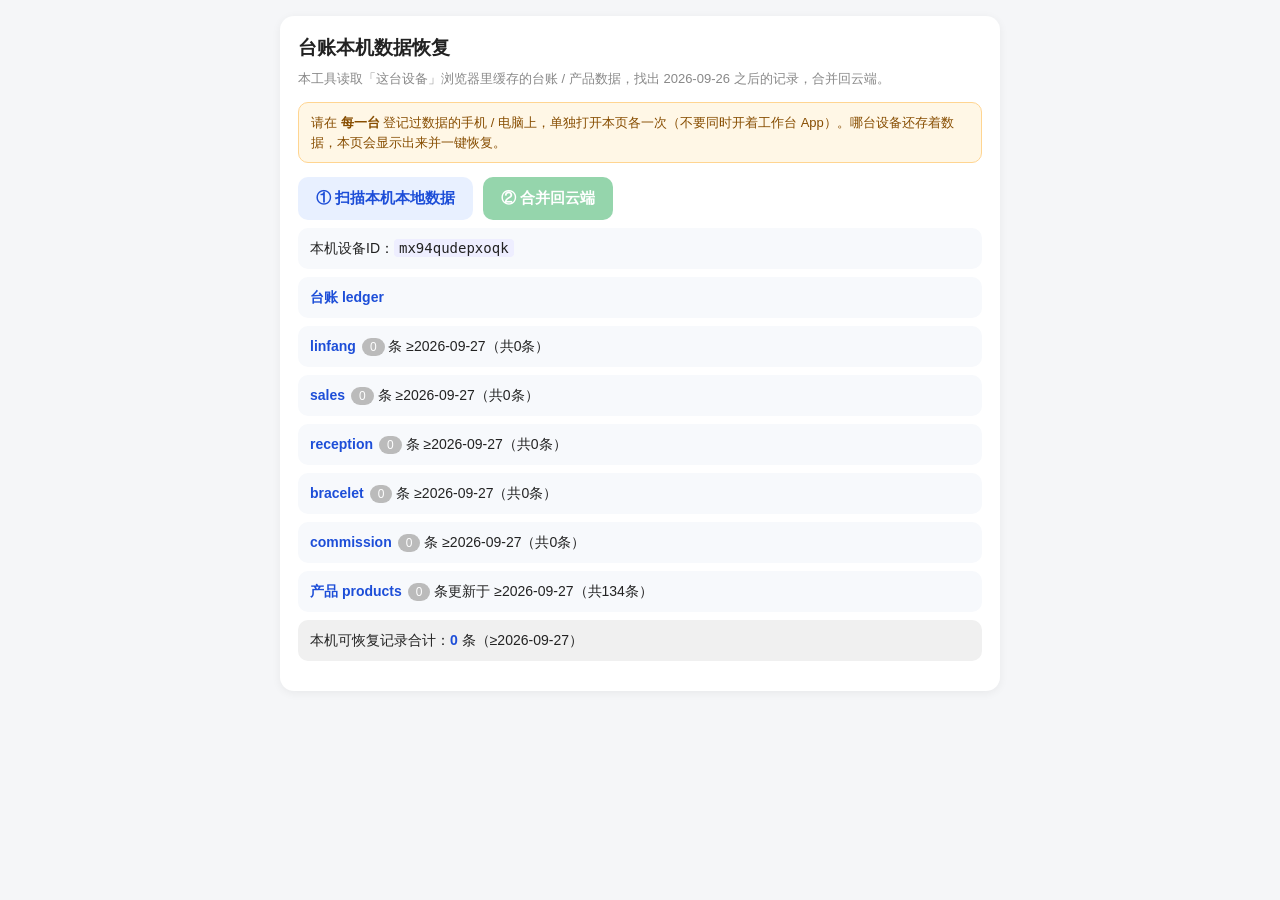
<file: recover.html>
<!doctype html>
<html lang="zh-CN">
<head>
<meta charset="utf-8">
<meta name="viewport" content="width=device-width, initial-scale=1, maximum-scale=1">
<title>台账本机数据恢复</title>
<style>
  *{box-sizing:border-box}
  body{font-family:-apple-system,"PingFang SC","Microsoft YaHei",sans-serif;margin:0;background:#f5f6f8;color:#222;padding:16px;line-height:1.5}
  .card{background:#fff;border-radius:14px;padding:18px;max-width:720px;margin:0 auto 14px;box-shadow:0 2px 10px rgba(0,0,0,.06)}
  h1{font-size:19px;margin:0 0 6px}
  .sub{color:#888;font-size:13px;margin:0 0 14px}
  .warn{background:#fff7e6;border:1px solid #ffd591;border-radius:10px;padding:10px 12px;font-size:13px;color:#874d00;margin-bottom:14px}
  button{font-size:15px;border:none;border-radius:10px;padding:12px 18px;font-weight:600;cursor:pointer}
  #scan{background:#e8f0ff;color:#1d4ed8}
  #recover{background:#16a34a;color:#fff}
  button:disabled{opacity:.45;cursor:not-allowed}
  .row{display:flex;gap:10px;flex-wrap:wrap;margin-bottom:6px}
  .book{background:#f7f9fc;border-radius:10px;padding:10px 12px;margin:8px 0;font-size:14px}
  .book b{color:#1d4ed8}
  .cnt{display:inline-block;min-width:22px;text-align:center;background:#16a34a;color:#fff;border-radius:10px;padding:0 8px;font-size:12px;margin-left:6px}
  .cnt.zero{background:#bbb}
  .rec{font-size:12px;color:#555;padding:4px 0;border-top:1px dashed #eee}
  .rec .d{color:#c0392b;font-weight:700;margin-right:8px}
  #result{font-size:14px;margin-top:12px;white-space:pre-wrap}
  .ok{color:#16a34a}.err{color:#c0392b}
  code{background:#eef;padding:1px 5px;border-radius:4px}
</style>
</head>
<body>
<div class="card">
  <h1>台账本机数据恢复</h1>
  <p class="sub">本工具读取「这台设备」浏览器里缓存的台账 / 产品数据，找出 2026-09-26 之后的记录，合并回云端。</p>
  <div class="warn">请在 <b>每一台</b> 登记过数据的手机 / 电脑上，单独打开本页各一次（不要同时开着工作台 App）。哪台设备还存着数据，本页会显示出来并一键恢复。</div>
  <div class="row">
    <button id="scan">① 扫描本机本地数据</button>
    <button id="recover" disabled>② 合并回云端</button>
  </div>
  <div id="info"></div>
  <div id="result"></div>
</div>

<script>
// ===== 同步常量（与 config.js 一致）=====
const TCM = { cloudBase:'tcmgy_ws_v1_', readUrl:k=>'https://textdb.online/'+k, updateUrl:'https://textdb.online/update' };
const CUTOFF = '2026-09-27'; // 视为「丢失区间」的起始日期（含）

// ===== 合并逻辑（与 core.js 一致，保证冲突时按记录/图片粘性并集）=====
function mergeRecordBooks(local, remote){
  if(!local || typeof local!=='object' || Array.isArray(local)) return null;
  if(!remote || typeof remote!=='object' || Array.isArray(remote)) return null;
  const out = JSON.parse(JSON.stringify(local));
  for(const book of Object.keys(remote)){
    const rArr = remote[book];
    if(!Array.isArray(rArr)){ out[book]=rArr; continue; }
    if(!Array.isArray(out[book])) out[book]=[];
    const map = new Map();
    out[book].forEach(r=>{ if(r&&r.id!=null) map.set(r.id,r); });
    for(const r of rArr){
      if(!r||r.id==null){ out[book].push(r); continue; }
      const ex = map.get(r.id);
      if(!ex) out[book].push(r);
      else if((r.t||0) > (ex.t||0)){ const i=out[book].indexOf(ex); if(i>=0) out[book][i]=r; else out[book].push(r); }
    }
  }
  for(const book of Object.keys(out)){
    if(!Array.isArray(out[book])) continue;
    const seen=new Map(), kept=[];
    for(const r of out[book]){
      if(r&&r._src&&r._src.book&&r._src.id){
        const k=r._src.book+'#'+r._src.id+'#'+(r._src.cat||'');
        const ex=seen.get(k);
        if(!ex){ seen.set(k,r); kept.push(r); }
        else if((r.t||0)>(ex.t||0)){ const i=kept.indexOf(ex); if(i>=0) kept[i]=r; seen.set(k,r); }
      } else kept.push(r);
    }
    out[book]=kept;
  }
  return out;
}
function mergeItemShard(local, remote){
  const lArr = local && Array.isArray(local.items) ? local.items : null;
  const rArr = remote && Array.isArray(remote.items) ? remote.items : null;
  if(!lArr && !rArr) return local || remote || {items:[]};
  if(!lArr) return remote;
  if(!rArr) return local;
  const map = new Map();
  lArr.forEach(p=>{ if(p&&p.id!=null) map.set(p.id,p); });
  rArr.forEach(p=>{
    if(!p||p.id==null) return;
    const ex = map.get(p.id);
    if(!ex){ map.set(p.id,p); return; }
    const lImgs=(ex.imgs||[]).length, rImgs=(p.imgs||[]).length;
    if(lImgs&&!rImgs) map.set(p.id,ex);
    else if(rImgs&&!lImgs) map.set(p.id,p);
    else { const lt=ex.t||0, rt=p.t||0; map.set(p.id, rt>=lt?p:ex); }
  });
  const out=[], seen=new Set();
  lArr.forEach(p=>{ if(p&&p.id!=null&&map.has(p.id)){ out.push(map.get(p.id)); seen.add(p.id); } });
  rArr.forEach(p=>{ if(p&&p.id!=null&&map.has(p.id)&&!seen.has(p.id)){ out.push(map.get(p.id)); seen.add(p.id); } });
  return {items:out};
}

// ===== 本地读取 / 云端读写 =====
const SHARDS = ['ledger','products'];
// ledger 已按账本拆为多个云端物理分片（避开 textdb 单值 20 万字符上限），读写需按分片处理
const LEDGER_PARTS = [
  { key: 'ledger',      books: ['sales', 'linfang', 'linfangPre'] },
  { key: 'ledger_r',    books: ['reception'] },
  { key: 'ledger_b',    books: ['bracelet', 'commission', 'group', 'unpaid', 'unit'] },
  { key: 'ledger_moon', books: ['mooncake', '_syncDone'] },
];
function loadLocal(s){
  try{ const c=JSON.parse(localStorage.getItem('tcmws_'+s)||'null'); if(c&&c.data!==undefined) return c; }catch(e){}
  return null;
}
async function fetchRemote(s){
  try{
    const r = await fetch(TCM.readUrl(TCM.cloudBase+s)+'?_='+Date.now(), {cache:'no-store'});
    if(!r.ok) return null;
    const text = await r.text();
    if(!text||!text.trim()) return null;
    const j = JSON.parse(text);
    if(j&&j.data!==undefined) return j;
  }catch(e){}
  return null;
}
async function pushMerged(s, data, rev){
  const payload = JSON.stringify({rev: rev||Date.now(), device: localStorage.getItem('tcmws_device')||'recover', t:Date.now(), data});
  const body = new URLSearchParams();
  body.set('key', TCM.cloudBase+s);
  body.set('value', payload);
  try{
    const r = await fetch(TCM.updateUrl, {method:'POST', body});
    const j = await r.json().catch(()=>null);
    return !!(j && j.status===1);
  }catch(e){ return false; }
}
// 读取 ledger 的全部物理分片，合并还原为整本 ledger（含脚本维护的 mooncake / _syncDone）
async function fetchLedgerRemote(){
  const out={}; let rev=0;
  for(const p of LEDGER_PARTS){
    const r = await fetchRemote(p.key);
    if(r){ if(r.data) for(const k of Object.keys(r.data)) out[k]=r.data[k]; rev=Math.max(rev, r.rev||0); }
  }
  return {data:out, rev};
}

// ===== 扫描 =====
let lastFound = {ledger:0, products:0};
function scan(){
  const info = document.getElementById('info');
  const dev = localStorage.getItem('tcmws_device') || '(未知设备)';
  let html = '<div class="book">本机设备ID：<code>'+dev+'</code></div>';
  let total = 0;
  for(const s of SHARDS){
    const c = loadLocal(s);
    if(s==='ledger'){
      const data = c ? c.data : {};
      const books = Object.keys(data).filter(b=>Array.isArray(data[b]) && b!=='unpaid');
      html += '<div class="book"><b>台账 ledger</b></div>';
      if(!books.length){ html += '<div class="rec">本机无本地台账缓存</div>'; }
      for(const b of books){
        const arr = data[b];
        const after = arr.filter(r=>r&&!r.del&&r.date&&r.date>=CUTOFF);
        const n = after.length; total += n;
        html += '<div class="book"><b>'+b+'</b><span class="cnt'+(n?'':' zero')+'">'+n+'</span> 条 ≥'+CUTOFF+'（共'+arr.length+'条）</div>';
        after.slice(0,8).forEach(r=>{ html += '<div class="rec"><span class="d">'+r.date+'</span>'+(r.items||[]).map(i=>i.product+'×'+(i.qty||1)).join('、')+'</div>'; });
        if(after.length>8) html += '<div class="rec">…另有 '+(after.length-8)+' 条</div>';
      }
    } else if(s==='products'){
      const items = (c && c.data && Array.isArray(c.data.items)) ? c.data.items.filter(p=>!p.del) : [];
      const after = items.filter(p=>p&&p.t && new Date(p.t).getTime() >= new Date('2026-09-27').getTime());
      const n = after.length; total += n;
      html += '<div class="book"><b>产品 products</b><span class="cnt'+(n?'':' zero')+'">'+n+'</span> 条更新于 ≥'+CUTOFF+'（共'+items.length+'条）</div>';
      after.slice(0,8).forEach(p=>{ html += '<div class="rec"><span class="d">'+new Date(p.t).toLocaleDateString('zh-CN')+'</span>'+p.name+' '+(p.imgs&&p.imgs.length?('🖼'+p.imgs.length):'')+'</div>'; });
    }
  }
  lastFound = total;
  html += '<div class="book" style="background:'+(total?'#eafaf0':'#f0f0f0')+'">本机可恢复记录合计：<b>'+(total)+'</b> 条（≥'+CUTOFF+'）</div>';
  info.innerHTML = html;
  document.getElementById('recover').disabled = total===0;
  document.getElementById('result').textContent = '';
}

// ===== 恢复 =====
async function recover(){
  const result = document.getElementById('result');
  result.innerHTML = '正在合并…';
  let log = '';
  for(const s of SHARDS){
    const c = loadLocal(s);
    if(!c || c.data===undefined) continue;
    if(s==='ledger'){
      // ledger 已拆为多个物理分片：先合并全部（含并发写入），再按分片分别写回。
      // ledger_moon 由金山文档同步脚本维护，此处不覆盖，避免用陈旧本地副本顶掉脚本最新数据。
      let merged = mergeRecordBooks(c.data, (await fetchLedgerRemote()).data) || c.data;
      const r2 = await fetchLedgerRemote();
      merged = mergeRecordBooks(merged, r2.data) || merged;
      const baseRev = r2.rev || c.rev || 1;
      let okAll = true;
      for(const p of LEDGER_PARTS){
        if(p.key==='ledger_moon') continue;
        const subset = {};
        for(const k of p.books) if(merged[k]!==undefined) subset[k]=merged[k];
        const ok = await pushMerged(p.key, subset, baseRev);
        if(!ok) okAll = false;
      }
      const cnt = Object.keys(merged).reduce((a,b)=>a+((Array.isArray(merged[b])?merged[b].length:0)||0),0);
      log += (okAll?'✅ ':'❌ ') + 'ledger：已合并为 '+cnt+' 条并'+(okAll?'推送云端成功':'推送失败，请重试')+'\n';
      continue;
    }
    const remote = await fetchRemote(s);
    let merged;
    if(s==='products') merged = mergeItemShard(c.data, remote?remote.data:{items:[]});
    else merged = mergeRecordBooks(c.data, remote?remote.data:{});
    // 防并发丢更新：推送前再拉一次云端，把并发写入也并进来
    // （textdb 为 last-write-wins，不校验 rev；合并前尽量取到最新云端状态，避免多设备同时合并时互相覆盖）
    const remote2 = await fetchRemote(s);
    if(remote2 && remote2.data!==undefined){
      merged = (s==='products') ? mergeItemShard(merged, remote2.data) : mergeRecordBooks(merged, remote2.data);
    }
    const baseRev = (remote2 && remote2.rev) || (remote && remote.rev) || (c.rev||1);
    const ok = await pushMerged(s, merged, baseRev);
    const cnt = s==='products' ? (merged.items||[]).length : Object.keys(merged).reduce((a,b)=>a+((merged[b]||[]).length||0),0);
    log += (ok?'✅ ':'❌ ') + s + '：已合并为 '+cnt+' 条并'+(ok?'推送云端成功':'推送失败，请重试')+'\n';
  }
  log += '\n完成后，请在工作台 App 强刷（Ctrl+F5 / Cmd+Shift+R）即可看到恢复的数据。\n若其他设备也有数据，请在那些设备上也打开本页恢复一次。';
  result.innerHTML = '<span class="'+(log.includes('❌')?'err':'ok')+'">'+log.replace(/\n/g,'<br>')+'</span>';
}

document.getElementById('scan').addEventListener('click', scan);
document.getElementById('recover').addEventListener('click', recover);
scan(); // 打开即自动扫描
</script>
</body>
</html>
</file>
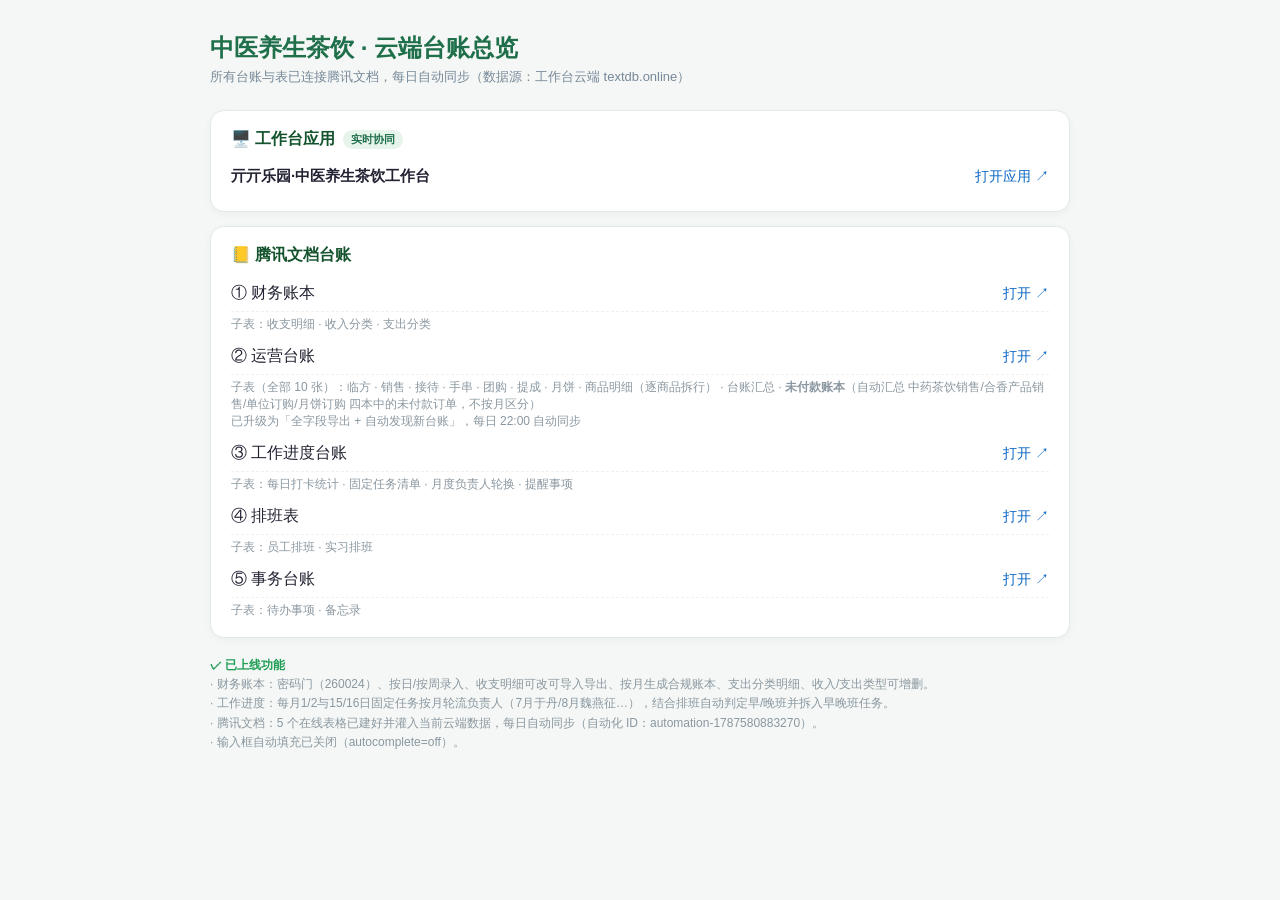
<file: data_export/台账总览.html>
<!DOCTYPE html>
<html lang="zh-CN">
<head>
<meta charset="UTF-8">
<meta name="viewport" content="width=device-width, initial-scale=1.0">
<title>中医养生茶饮 · 云端台账总览</title>
<style>
  body{font-family:-apple-system,"PingFang SC","Microsoft YaHei",sans-serif;background:#f4f7f5;margin:0;padding:32px;color:#223;}
  .wrap{max-width:860px;margin:0 auto;}
  h1{font-size:24px;margin:0 0 4px;color:#1f6f4a;}
  .sub{color:#789;font-size:13px;margin-bottom:24px;}
  .card{background:#fff;border:1px solid #e3e9e5;border-radius:14px;padding:18px 20px;margin-bottom:14px;box-shadow:0 2px 8px rgba(0,0,0,.04);}
  .card h2{font-size:16px;margin:0 0 10px;color:#14532d;display:flex;align-items:center;gap:8px;}
  .badge{font-size:11px;background:#e7f4ec;color:#1f6f4a;padding:2px 8px;border-radius:999px;}
  a{color:#0b66c3;text-decoration:none;font-size:14px;}
  a:hover{text-decoration:underline;}
  .row{display:flex;justify-content:space-between;align-items:center;padding:7px 0;border-bottom:1px dashed #eef2ef;}
  .row:last-child{border-bottom:none;}
  .tabs{font-size:12px;color:#8a97a0;margin-top:4px;}
  .app{font-size:15px;font-weight:600;}
  .note{font-size:12px;color:#8a97a0;margin-top:18px;line-height:1.6;}
  .ok{color:#1f9d55;font-weight:600;}
</style>
</head>
<body>
<div class="wrap">
  <h1>中医养生茶饮 · 云端台账总览</h1>
  <div class="sub">所有台账与表已连接腾讯文档，每日自动同步（数据源：工作台云端 textdb.online）</div>

  <div class="card">
    <h2>🖥️ 工作台应用 <span class="badge">实时协同</span></h2>
    <div class="row"><span class="app">亓亓乐园·中医养生茶饮工作台</span>
      <a href="https://82122cab2bd84a79be303ad37f5ffe2e.app.workbuddy.link" target="_blank">打开应用 ↗</a></div>
  </div>

  <div class="card">
    <h2>📒 腾讯文档台账</h2>
    <div class="row"><span>① 财务账本</span><a href="https://docs.qq.com/sheet/DZmJhQ3ZIS2VzZ2tI" target="_blank">打开 ↗</a></div>
    <div class="tabs">子表：收支明细 · 收入分类 · 支出分类</div>
    <div class="row" style="margin-top:6px"><span>② 运营台账</span><a href="https://docs.qq.com/sheet/DZktEQ0V1RnJ6dkNx" target="_blank">打开 ↗</a></div>
    <div class="tabs">子表（全部 10 张）：临方 · 销售 · 接待 · 手串 · 团购 · 提成 · 月饼 · 商品明细（逐商品拆行） · 台账汇总 · <b>未付款账本</b>（自动汇总 中药茶饮销售/合香产品销售/单位订购/月饼订购 四本中的未付款订单，不按月区分）<br>已升级为「全字段导出 + 自动发现新台账」，每日 22:00 自动同步</div>
    <div class="row" style="margin-top:6px"><span>③ 工作进度台账</span><a href="https://docs.qq.com/sheet/DZnpISHFaaUNaVnN1" target="_blank">打开 ↗</a></div>
    <div class="tabs">子表：每日打卡统计 · 固定任务清单 · 月度负责人轮换 · 提醒事项</div>
    <div class="row" style="margin-top:6px"><span>④ 排班表</span><a href="https://docs.qq.com/sheet/DZnRYQUFCdHhtYUtz" target="_blank">打开 ↗</a></div>
    <div class="tabs">子表：员工排班 · 实习排班</div>
    <div class="row" style="margin-top:6px"><span>⑤ 事务台账</span><a href="https://docs.qq.com/sheet/DZnFUSnFBT2VvYkth" target="_blank">打开 ↗</a></div>
    <div class="tabs">子表：待办事项 · 备忘录</div>
  </div>

  <div class="note">
    <span class="ok">✓ 已上线功能</span><br>
    · 财务账本：密码门（260024）、按日/按周录入、收支明细可改可导入导出、按月生成合规账本、支出分类明细、收入/支出类型可增删。<br>
    · 工作进度：每月1/2与15/16日固定任务按月轮流负责人（7月于丹/8月魏燕征…），结合排班自动判定早/晚班并拆入早晚班任务。<br>
    · 腾讯文档：5 个在线表格已建好并灌入当前云端数据，每日自动同步（自动化 ID：automation-1787580883270）。<br>
    · 输入框自动填充已关闭（autocomplete=off）。
  </div>
</div>
</body>
</html>
</file>
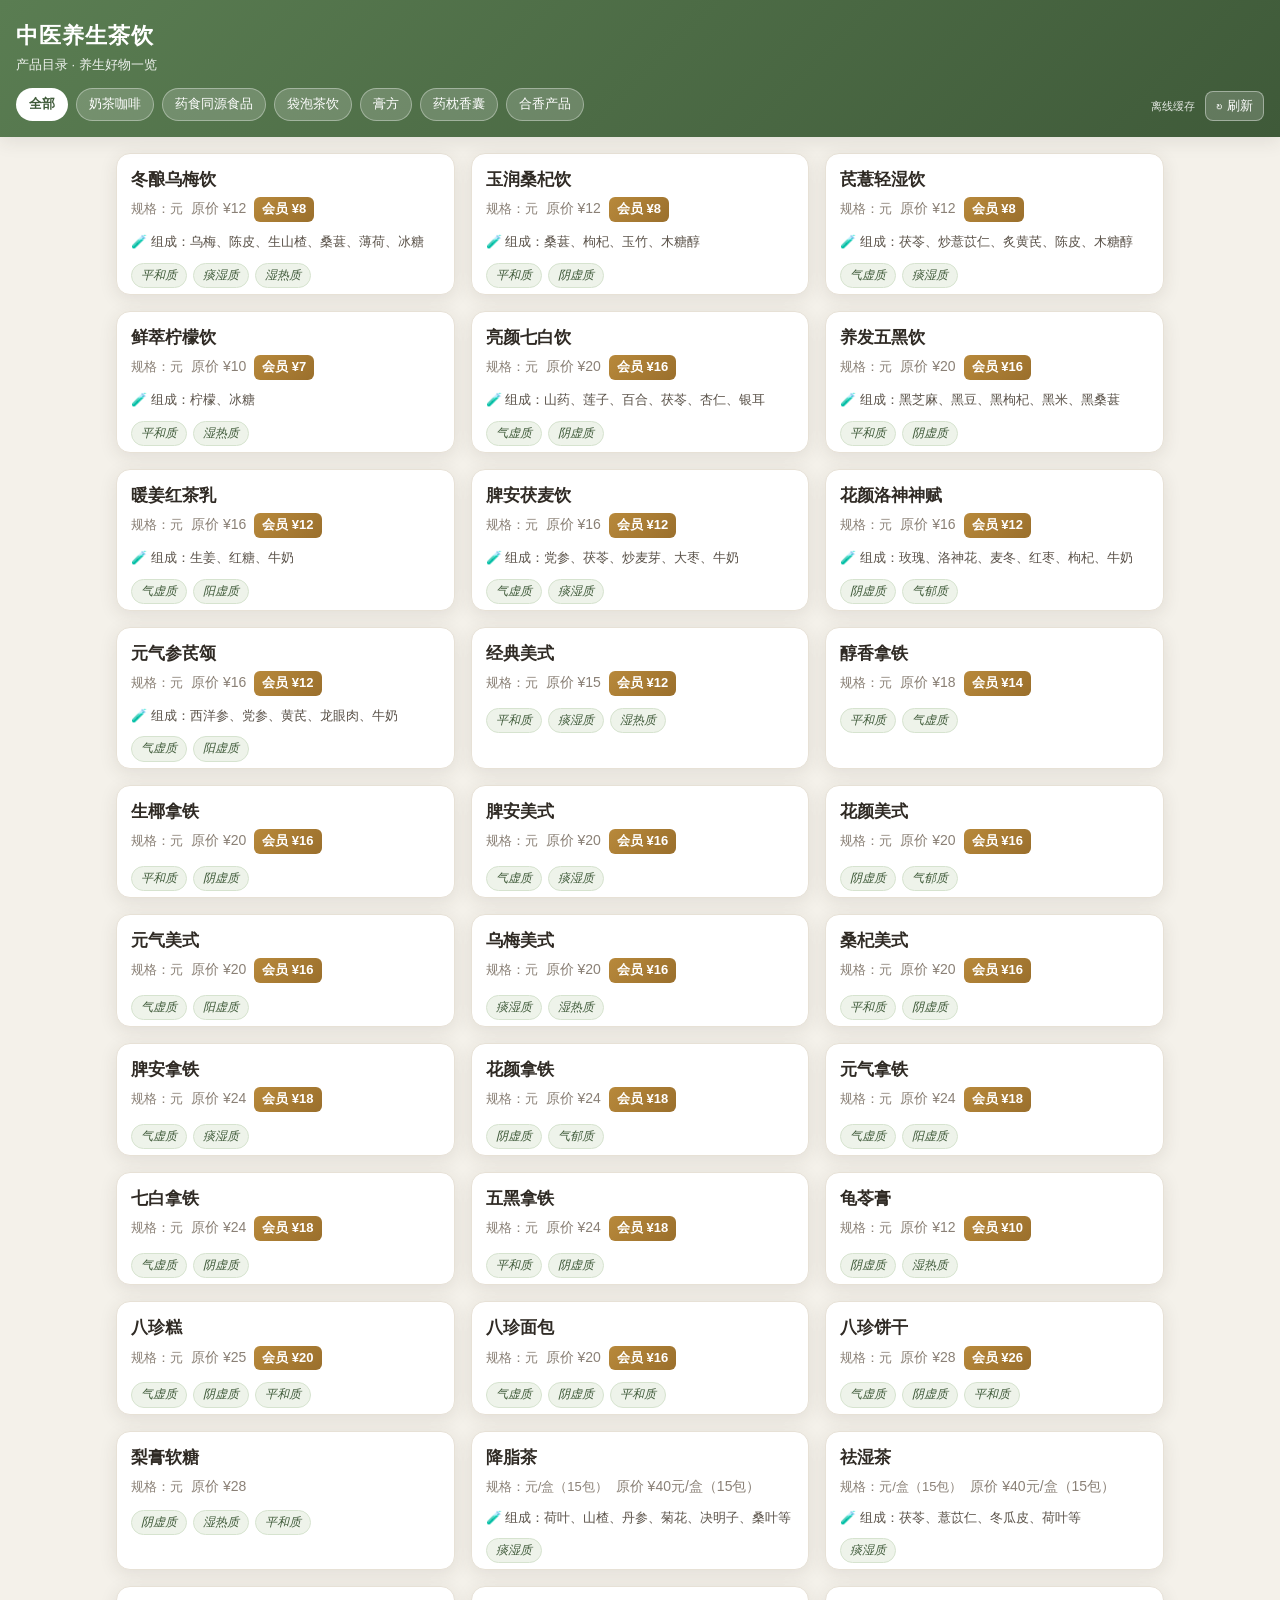
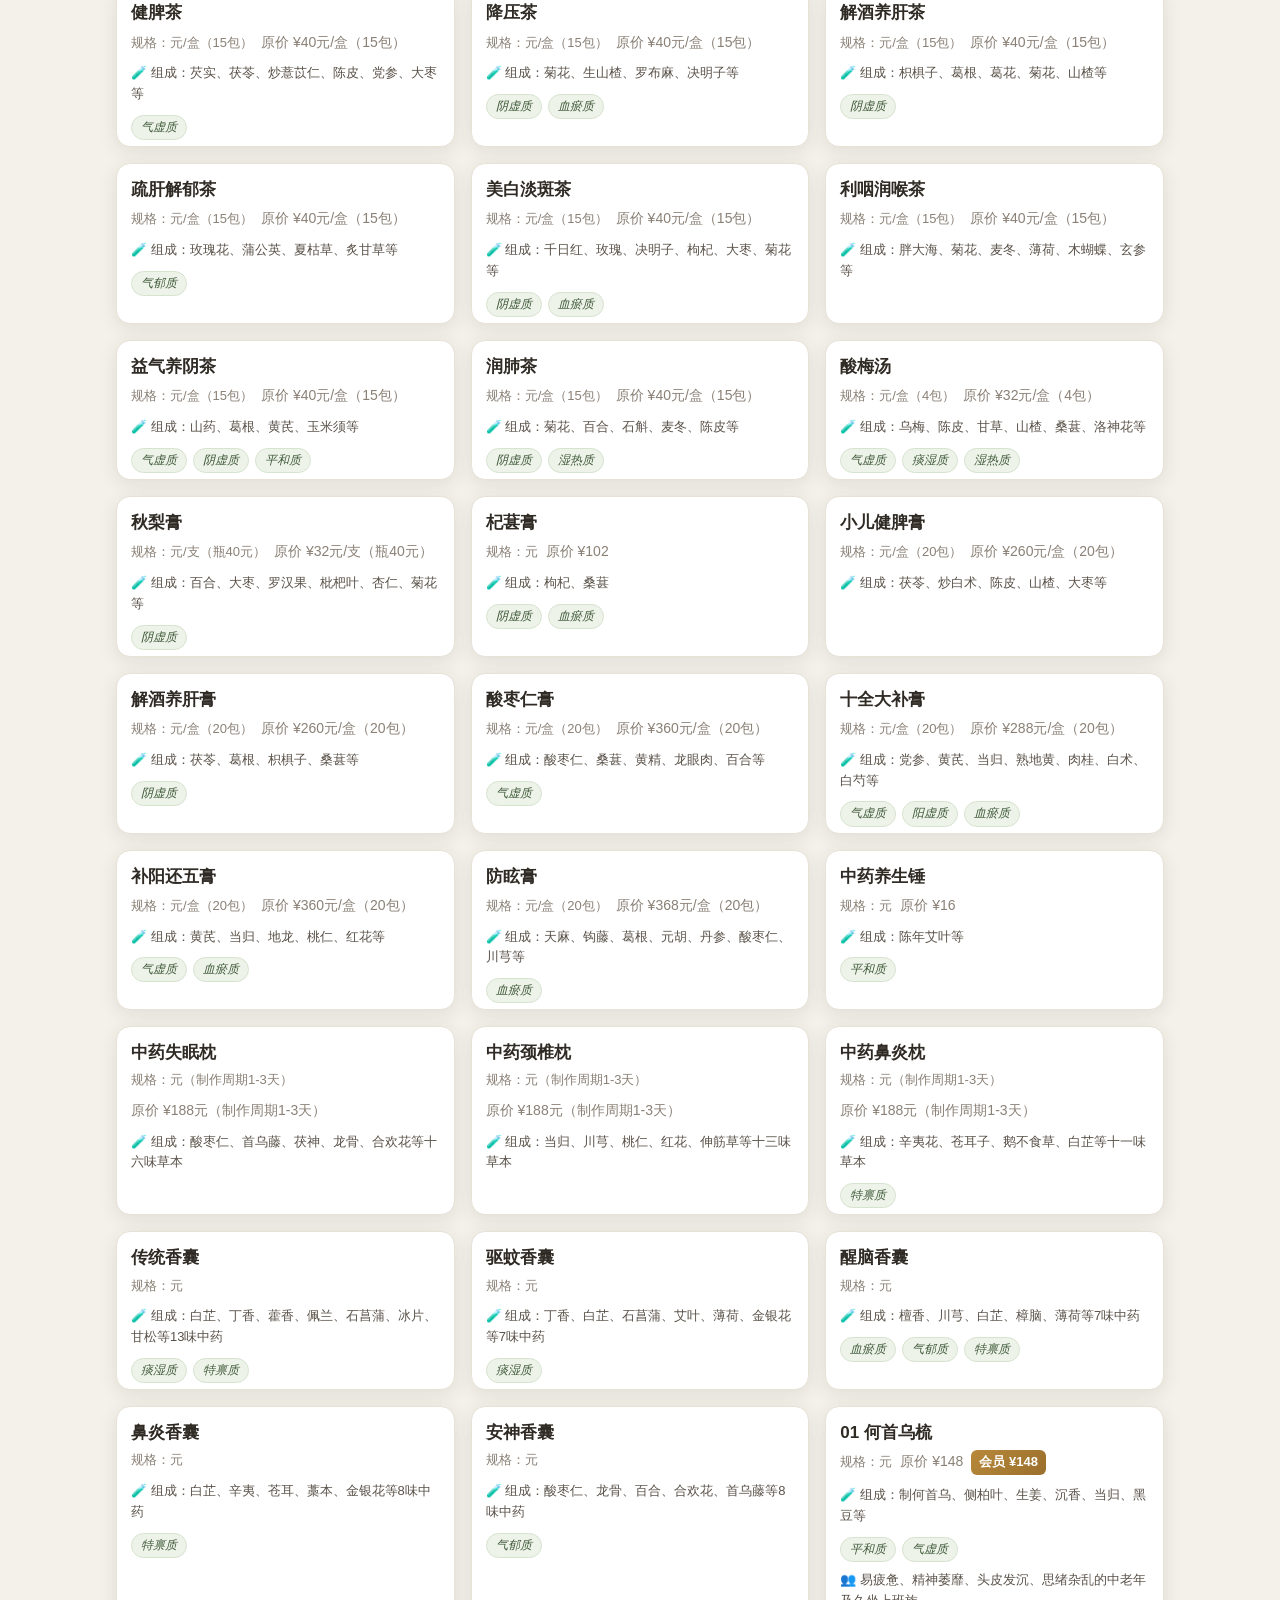
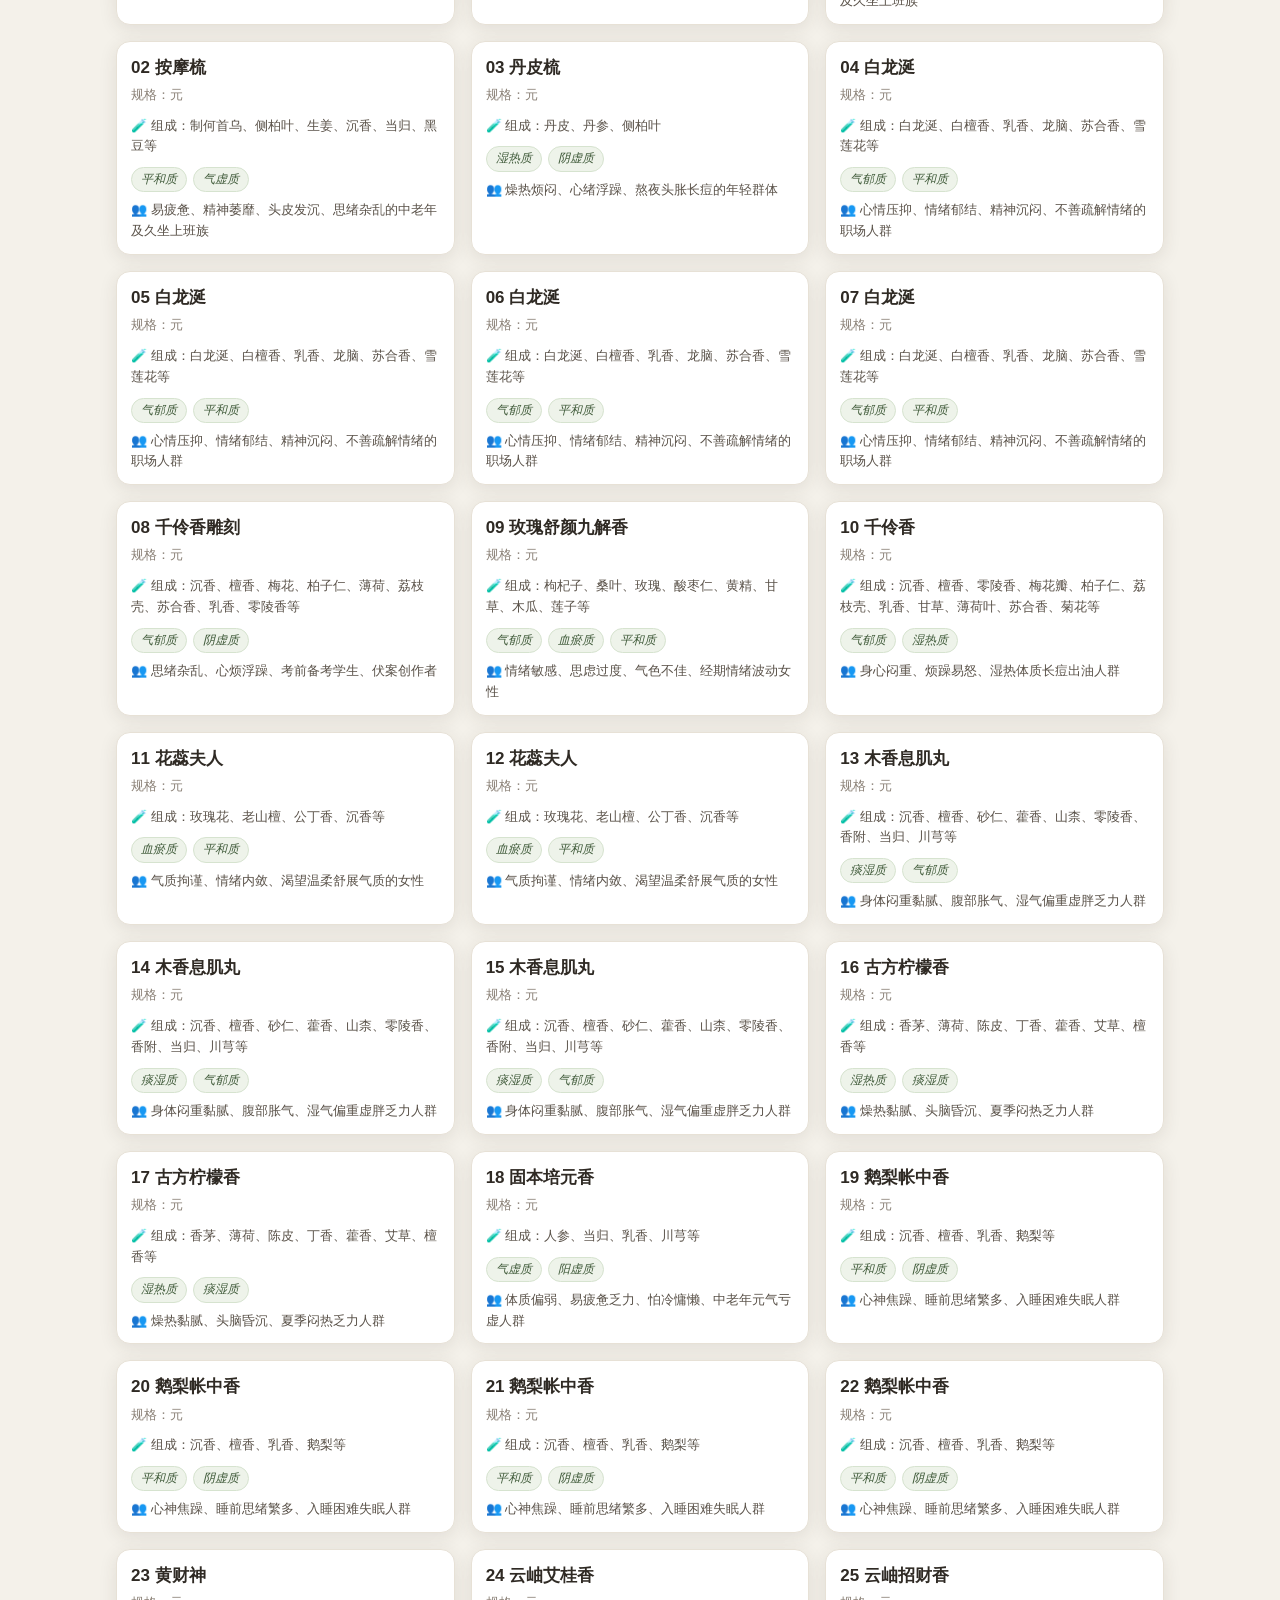
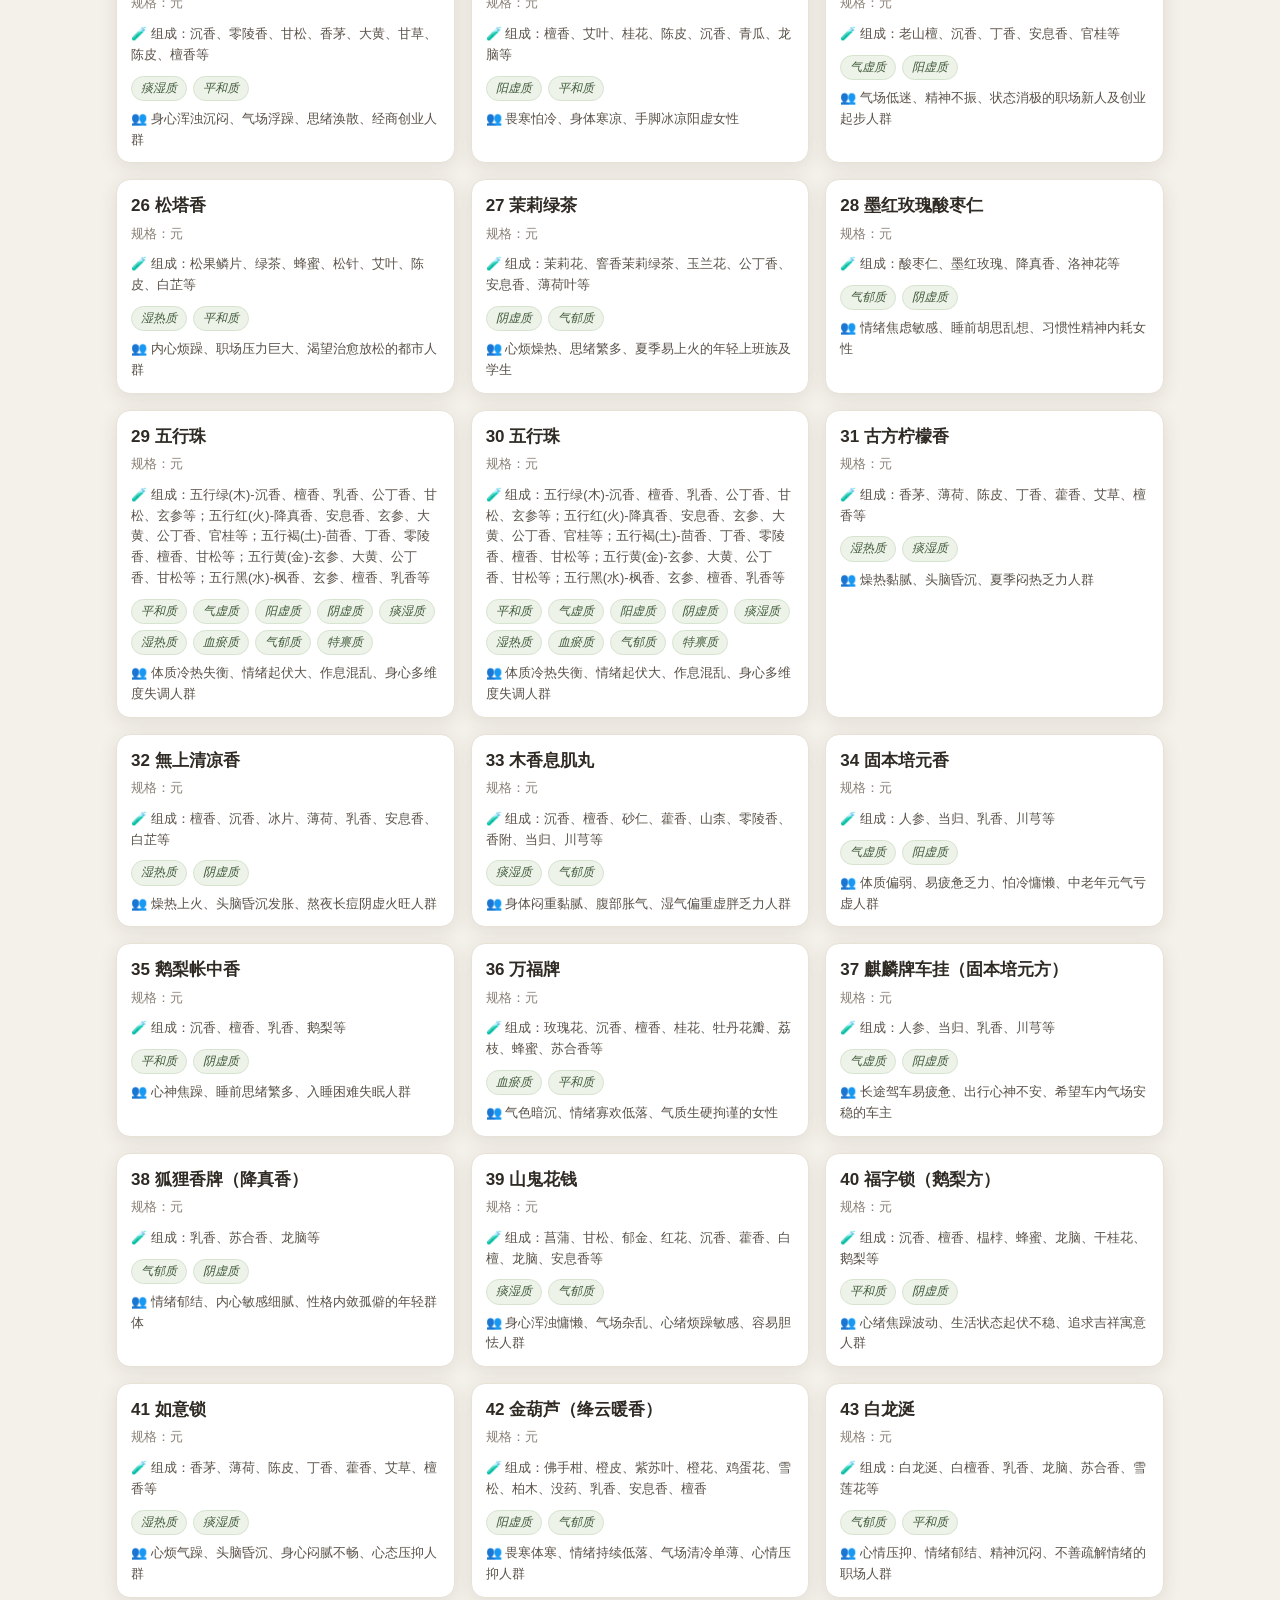
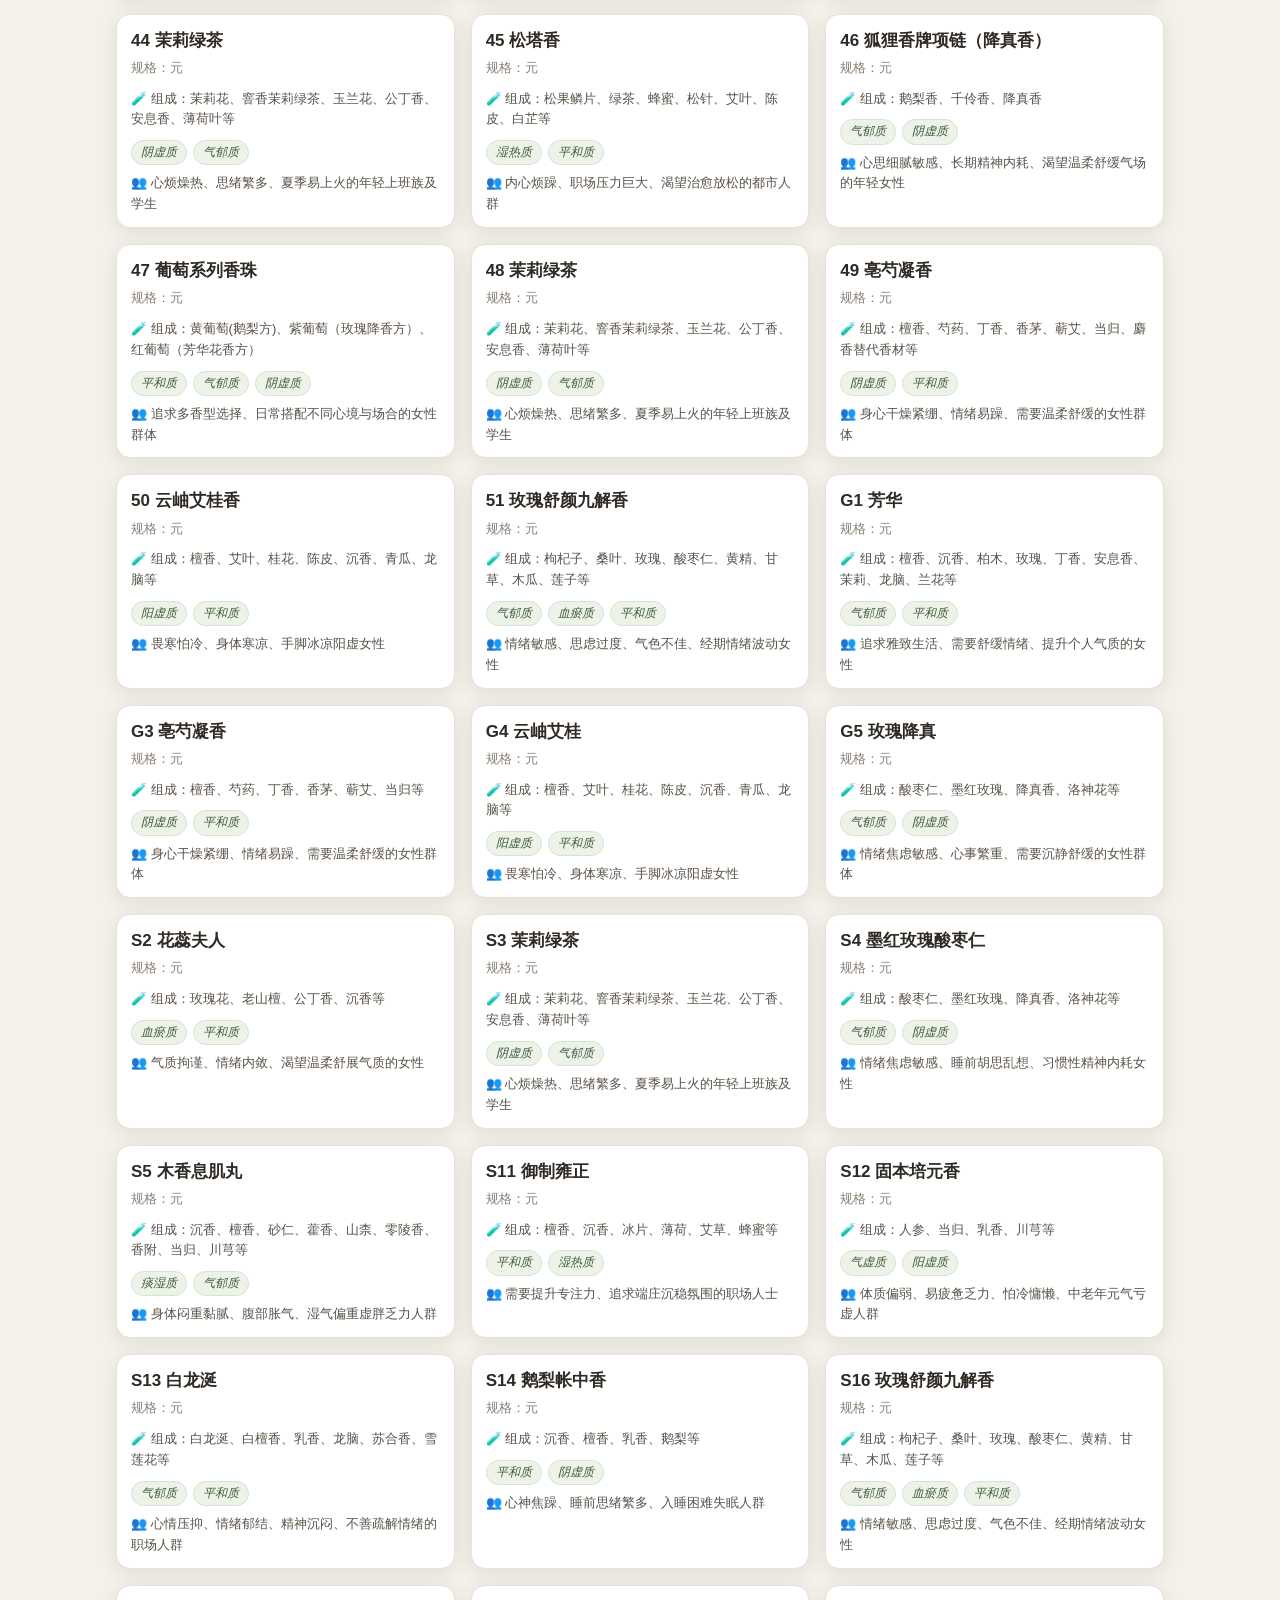
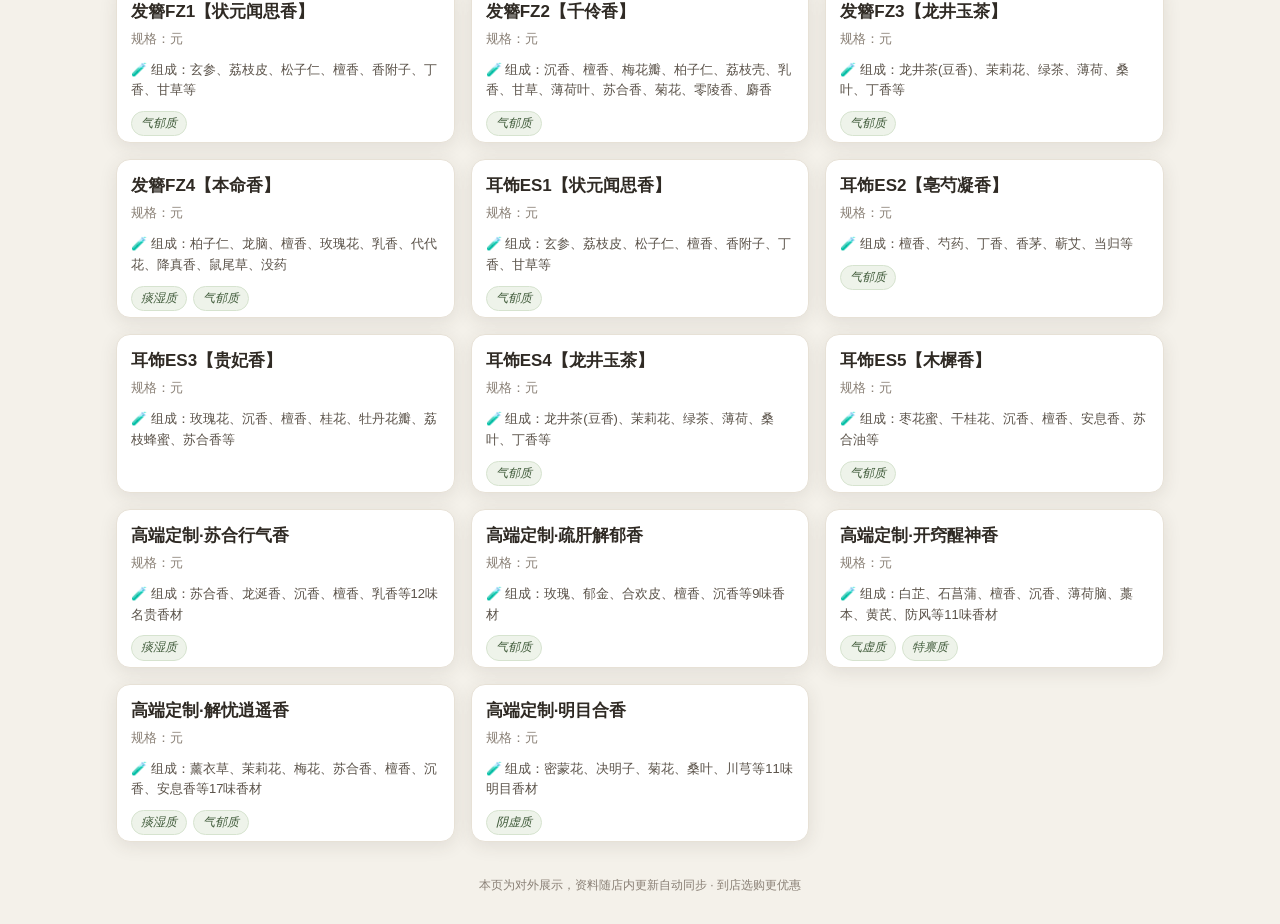
<file: .edgeone/assets/product-public.html>
<!DOCTYPE html>
<html lang="zh-CN">
<head>
<meta charset="UTF-8">
<meta name="viewport" content="width=device-width, initial-scale=1, viewport-fit=cover">
<title>产品目录 · 中医养生茶饮</title>
<meta name="description" content="中医养生茶饮产品目录：代茶饮、膏方、合香香疗、药食同源等养生好物，含规格、会员价与适合体质。">
<link rel="stylesheet" href="css/product-public.css">
</head>
<body>
<header class="pp-head">
  <div class="pp-shop">中医养生茶饮</div>
  <div class="pp-sub">产品目录 · 养生好物一览</div>
  <div class="pp-bar">
    <div class="pp-cats" id="pp-cats"></div>
    <div class="pp-status" id="pp-status">加载中…</div>
    <button class="pp-refresh" id="pp-refresh" type="button">↻ 刷新</button>
  </div>
</header>
<main id="pp-list" class="pp-list"></main>
<footer class="pp-foot">本页为对外展示，资料随店内更新自动同步 · 到店选购更优惠</footer>
<script src="js/m_product_public.js"></script>
</body>
</html>
</file>
<file: .edgeone/assets/css/product-public.css>
:root{
  --bg:#f4f1ea; --card:#ffffff; --ink:#2f2a24; --muted:#8a8076;
  --line:#e7e1d6; --brand:#5a7d52; --brand2:#3f5a39; --gold:#b8893b;
  --shadow:0 4px 18px rgba(60,50,40,.10);
}
*{box-sizing:border-box;-webkit-tap-highlight-color:transparent}
html,body{margin:0;padding:0}
body{
  font-family:-apple-system,BlinkMacSystemFont,"PingFang SC","Microsoft YaHei",Segoe UI,Roboto,Helvetica,Arial,sans-serif;
  background:var(--bg); color:var(--ink); line-height:1.6; -webkit-font-smoothing:antialiased;
}
.pp-head{
  position:sticky; top:0; z-index:10; background:linear-gradient(135deg,var(--brand),var(--brand2));
  color:#fff; padding:18px 16px 12px; box-shadow:var(--shadow);
}
.pp-shop{font-size:22px; font-weight:800; letter-spacing:1px}
.pp-sub{font-size:13px; opacity:.9; margin-top:2px}
.pp-bar{display:flex; align-items:center; gap:10px; margin-top:12px; flex-wrap:wrap}
.pp-cats{display:flex; gap:8px; overflow-x:auto; flex:1; padding-bottom:4px}
.pp-cat{
  flex:0 0 auto; background:rgba(255,255,255,.18); color:#fff; border:1px solid rgba(255,255,255,.35);
  padding:5px 12px; border-radius:999px; font-size:13px; cursor:pointer; white-space:nowrap; user-select:none;
}
.pp-cat.on{background:#fff; color:var(--brand2); font-weight:700}
.pp-status{font-size:11px; opacity:.85; white-space:nowrap}
.pp-refresh{
  flex:0 0 auto; background:rgba(255,255,255,.18); color:#fff; border:1px solid rgba(255,255,255,.4);
  border-radius:8px; padding:5px 10px; font-size:13px; cursor:pointer;
}
.pp-refresh:active{transform:scale(.96)}
.pp-list{
  max-width:1080px; margin:0 auto; padding:16px; display:grid; gap:16px;
  grid-template-columns:repeat(auto-fill,minmax(280px,1fr));
}
.pp-empty{grid-column:1/-1; text-align:center; color:var(--muted); padding:40px 0}
.pp-card{
  background:var(--card); border:1px solid var(--line); border-radius:14px; overflow:hidden;
  box-shadow:var(--shadow); display:flex; flex-direction:column;
}
.pp-imgs{display:flex; flex-direction:column; gap:0; background:#efece4}
.pp-imgs img{width:100%; height:200px; object-fit:cover; display:block; border-bottom:1px solid var(--line)}
.pp-name{font-size:17px; font-weight:800; padding:12px 14px 4px}
.pp-meta{padding:0 14px 6px; font-size:14px; display:flex; flex-wrap:wrap; gap:8px; align-items:baseline}
.pp-spec{color:var(--muted); font-size:13px}
.pp-price{color:var(--muted)}
.pp-member{
  color:#fff; background:linear-gradient(135deg,var(--gold),#9a6f2c); border-radius:6px;
  padding:2px 8px; font-weight:700; font-size:13px;
}
.pp-formula{padding:4px 14px; font-size:13px; color:#5a5249}
.pp-suit{display:flex; flex-wrap:wrap; gap:6px; padding:6px 14px}
.pp-tag{
  background:#eef3ea; color:var(--brand2); border:1px solid #d6e3cf; border-radius:999px;
  padding:2px 9px; font-size:12px;
}
.pp-people{padding:2px 14px 12px; font-size:13px; color:#5a5249}
.pp-foot{text-align:center; color:var(--muted); font-size:12px; padding:18px 16px 28px}
@media (max-width:480px){
  .pp-list{grid-template-columns:1fr; padding:12px}
  .pp-shop{font-size:19px}
}
</file>
